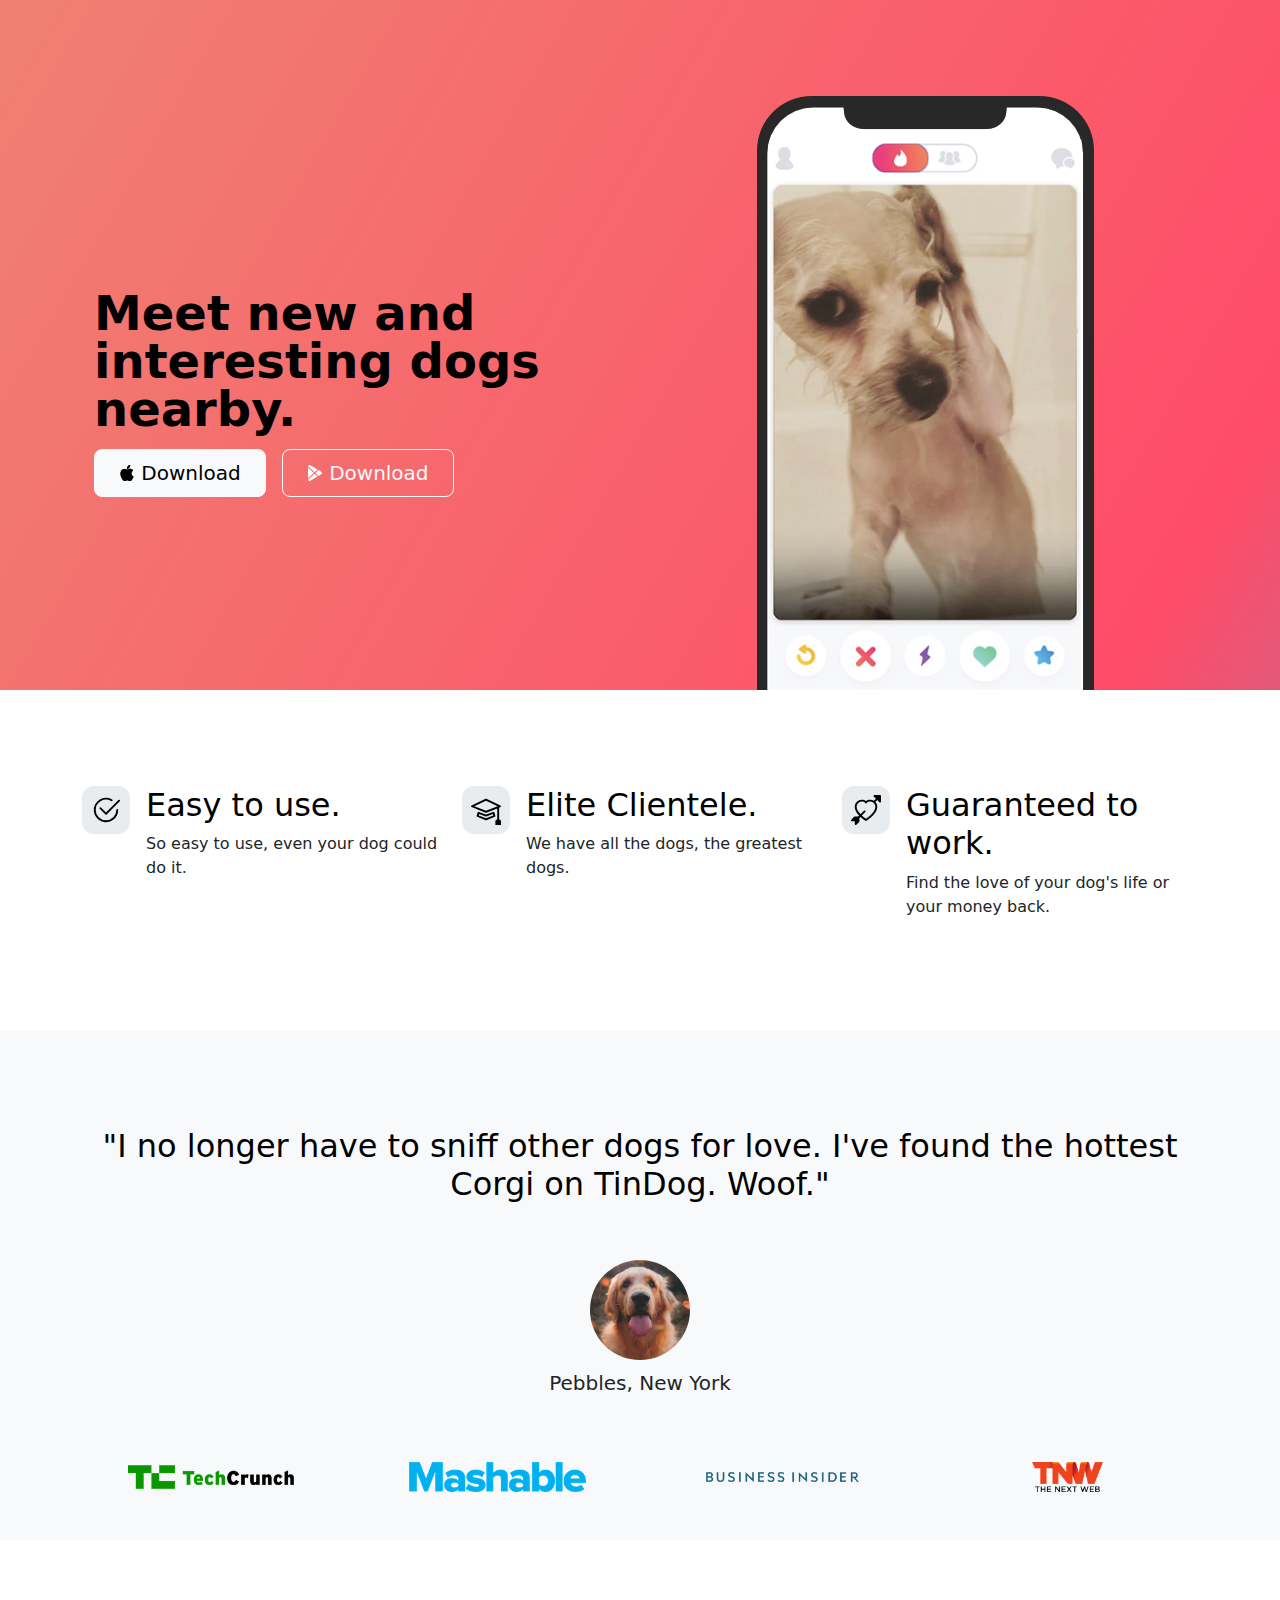
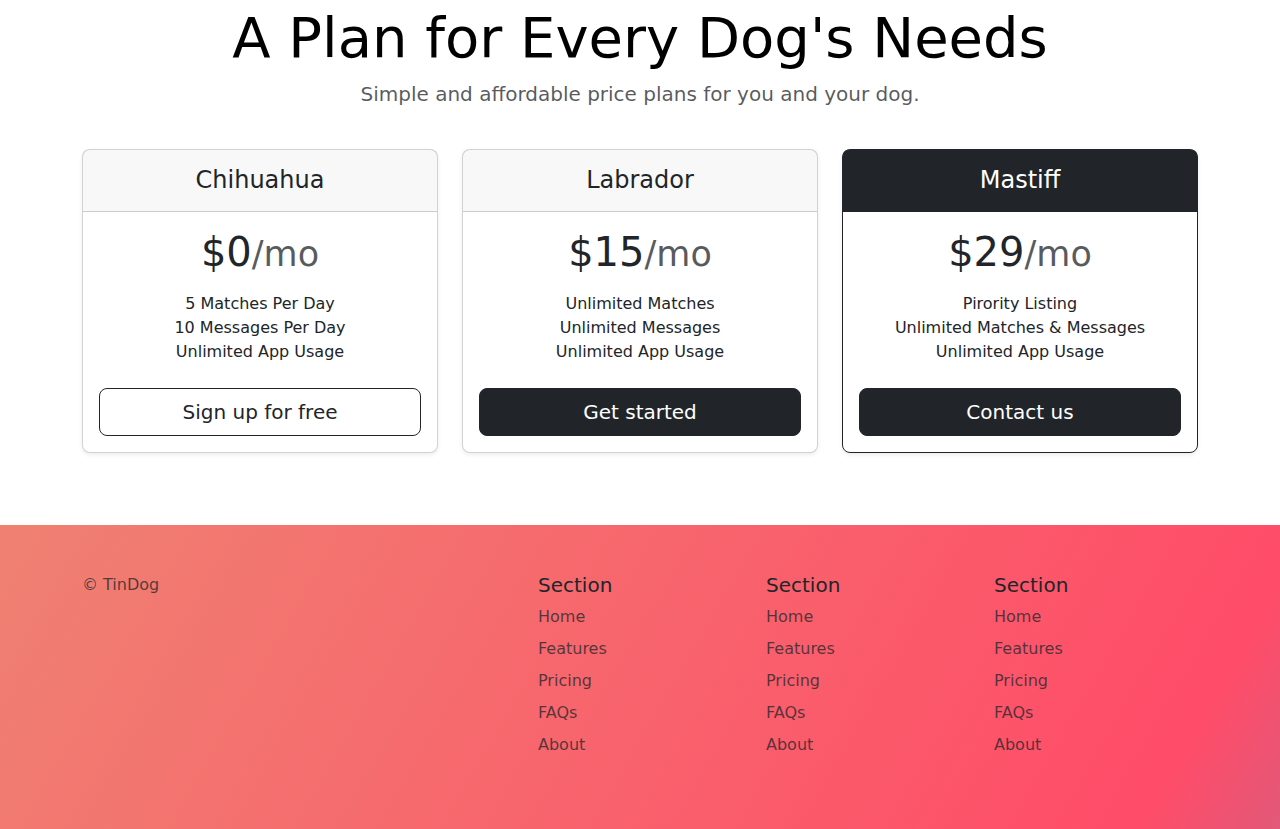
<file: index.html>
<!-- Write down your code -->

<!DOCTYPE html>
<html lang="en">

<head>
    <meta charset="UTF-8">
    <meta name="viewport" content="width=device-width, initial-scale=1.0">
    <title>TinDog Startup Website</title>
    <link href="https://cdn.jsdelivr.net/npm/bootstrap@5.3.3/dist/css/bootstrap.min.css" rel="stylesheet" integrity="sha384-QWTKZyjpPEjISv5WaRU9OFeRpok6YctnYmDr5pNlyT2bRjXh0JMhjY6hW+ALEwIH" crossorigin="anonymous">
    <link href="./style.css" rel="stylesheet">
</head>

<body>

    <!-- Title -->
    
    <section id="title" class="gradient-background">

        <div class="container col-xxl-8 px-4 pt-5">
            <div class="row flex-lg-row-reverse align-items-center g-5 pt-5"">
                <div class="col-10 col-sm-8 col-lg-6">
                    <img src="./assets/images/iphone.png" class="d-block mx-lg-auto img-fluid" alt="App Demo" height="200px" loading="lazy" />
                </div>
                <div class="col-lg-6">
                    <h1 class="display-5 fw-bold text-body-emphasis lh-1 mb-3">Meet new and interesting dogs nearby.</h1>
                    <div class="d-grid gap-2 d-md-flex justify-content-md-start">
                        <button type="button" class="btn btn-light btn-lg px-4 me-md-2">
                            <svg xmlns="http://www.w3.org/2000/svg" width="16" height="16" fill="currentColor" class="bi bi-apple mb-1" viewBox="0 0 16 16">
                                <path d="M11.182.008C11.148-.03 9.923.023 8.857 1.18c-1.066 1.156-.902 2.482-.878 2.516.024.034 1.52.087 2.475-1.258.955-1.345.762-2.391.728-2.43Zm3.314 11.733c-.048-.096-2.325-1.234-2.113-3.422.212-2.189 1.675-2.789 1.698-2.854.023-.065-.597-.79-1.254-1.157a3.692 3.692 0 0 0-1.563-.434c-.108-.003-.483-.095-1.254.116-.508.139-1.653.589-1.968.607-.316.018-1.256-.522-2.267-.665-.647-.125-1.333.131-1.824.328-.49.196-1.422.754-2.074 2.237-.652 1.482-.311 3.83-.067 4.56.244.729.625 1.924 1.273 2.796.576.984 1.34 1.667 1.659 1.899.319.232 1.219.386 1.843.067.502-.308 1.408-.485 1.766-.472.357.013 1.061.154 1.782.539.571.197 1.111.115 1.652-.105.541-.221 1.324-1.059 2.238-2.758.347-.79.505-1.217.473-1.282Z" />
                                <path d="M11.182.008C11.148-.03 9.923.023 8.857 1.18c-1.066 1.156-.902 2.482-.878 2.516.024.034 1.52.087 2.475-1.258.955-1.345.762-2.391.728-2.43Zm3.314 11.733c-.048-.096-2.325-1.234-2.113-3.422.212-2.189 1.675-2.789 1.698-2.854.023-.065-.597-.79-1.254-1.157a3.692 3.692 0 0 0-1.563-.434c-.108-.003-.483-.095-1.254.116-.508.139-1.653.589-1.968.607-.316.018-1.256-.522-2.267-.665-.647-.125-1.333.131-1.824.328-.49.196-1.422.754-2.074 2.237-.652 1.482-.311 3.83-.067 4.56.244.729.625 1.924 1.273 2.796.576.984 1.34 1.667 1.659 1.899.319.232 1.219.386 1.843.067.502-.308 1.408-.485 1.766-.472.357.013 1.061.154 1.782.539.571.197 1.111.115 1.652-.105.541-.221 1.324-1.059 2.238-2.758.347-.79.505-1.217.473-1.282Z" />
                            </svg>
                            Download
                        </button>
                        <button type="button" class="btn btn-outline-light btn-lg px-4">
                            <svg xmlns="http://www.w3.org/2000/svg" width="16" height="16" fill="currentColor" class="bi bi-google-play mb-1" viewBox="0 0 16 16">
                                <path d="M14.222 9.374c1.037-.61 1.037-2.137 0-2.748L11.528 5.04 8.32 8l3.207 2.96 2.694-1.586Zm-3.595 2.116L7.583 8.68 1.03 14.73c.201 1.029 1.36 1.61 2.303 1.055l7.294-4.295ZM1 13.396V2.603L6.846 8 1 13.396ZM1.03 1.27l6.553 6.05 3.044-2.81L3.333.215C2.39-.341 1.231.24 1.03 1.27Z" />
                            </svg>
                            Download
                        </button>
                    </div>
                </div>
            </div>
        </div>

    </section>

    <!-- Features -->

    <section id="features">

        <div class="container mt-5">
            <div class="row g-4 py-5 row-cols-1 row-cols-lg-3">
                <div class="col d-flex align-items-start">
                    <div class="icon-square text-body-emphasis bg-body-secondary d-inline-flex align-items-center justify-content-center fs-4 flex-shrink-0 me-3">
                        <svg xmlns="http://www.w3.org/2000/svg" height="30" fill="currentColor" class="bi bi-check2-circle" viewBox="0 0 16 16">
                            <path d="M2.5 8a5.5 5.5 0 0 1 8.25-4.764.5.5 0 0 0 .5-.866A6.5 6.5 0 1 0 14.5 8a.5.5 0 0 0-1 0 5.5 5.5 0 1 1-11 0z" />
                            <path d="M15.354 3.354a.5.5 0 0 0-.708-.708L8 9.293 5.354 6.646a.5.5 0 1 0-.708.708l3 3a.5.5 0 0 0 .708 0l7-7z" />
                        </svg>
                    </div>
                    <div>
                        <h3 class="fs-2 text-body-emphasis">Easy to use.</h3>
                        <p>So easy to use, even your dog could do it.</p>
                    </div>
                </div>
                <div class="col d-flex align-items-start">
                    <div class="icon-square text-body-emphasis bg-body-secondary d-inline-flex align-items-center justify-content-center fs-4 flex-shrink-0 me-3">
                        <svg xmlns="http://www.w3.org/2000/svg" height="30" fill="currentColor" class="bi bi-mortarboard" viewBox="0 0 16 16">
                            <path d="M8.211 2.047a.5.5 0 0 0-.422 0l-7.5 3.5a.5.5 0 0 0 .025.917l7.5 3a.5.5 0 0 0 .372 0L14 7.14V13a1 1 0 0 0-1 1v2h3v-2a1 1 0 0 0-1-1V6.739l.686-.275a.5.5 0 0 0 .025-.917l-7.5-3.5ZM8 8.46 1.758 5.965 8 3.052l6.242 2.913L8 8.46Z"/>
                            <path d="M4.176 9.032a.5.5 0 0 0-.656.327l-.5 1.7a.5.5 0 0 0 .294.605l4.5 1.8a.5.5 0 0 0 .372 0l4.5-1.8a.5.5 0 0 0 .294-.605l-.5-1.7a.5.5 0 0 0-.656-.327L8 10.466 4.176 9.032Zm-.068 1.873.22-.748 3.496 1.311a.5.5 0 0 0 .352 0l3.496-1.311.22.748L8 12.46l-3.892-1.556Z"/>
                        </svg>
                    </div>
                    <div>
                        <h3 class="fs-2 text-body-emphasis">Elite Clientele.</h3>
                        <p>We have all the dogs, the greatest dogs.</p>
                    </div>
                </div>
                <div class="col d-flex align-items-start">
                    <div class="icon-square text-body-emphasis bg-body-secondary d-inline-flex align-items-center justify-content-center fs-4 flex-shrink-0 me-3">
                        <svg xmlns="http://www.w3.org/2000/svg" height="30" fill="currentColor" class="bi bi-arrow-through-heart" viewBox="0 0 16 16">
                            <path fill-rule="evenodd" d="M2.854 15.854A.5.5 0 0 1 2 15.5V14H.5a.5.5 0 0 1-.354-.854l1.5-1.5A.5.5 0 0 1 2 11.5h1.793l.53-.53c-.771-.802-1.328-1.58-1.704-2.32-.798-1.575-.775-2.996-.213-4.092C3.426 2.565 6.18 1.809 8 3.233c1.25-.98 2.944-.928 4.212-.152L13.292 2 12.147.854A.5.5 0 0 1 12.5 0h3a.5.5 0 0 1 .5.5v3a.5.5 0 0 1-.854.354L14 2.707l-1.006 1.006c.236.248.44.531.6.845.562 1.096.585 2.517-.213 4.092-.793 1.563-2.395 3.288-5.105 5.08L8 13.912l-.276-.182a21.86 21.86 0 0 1-2.685-2.062l-.539.54V14a.5.5 0 0 1-.146.354l-1.5 1.5Zm2.893-4.894A20.419 20.419 0 0 0 8 12.71c2.456-1.666 3.827-3.207 4.489-4.512.679-1.34.607-2.42.215-3.185-.817-1.595-3.087-2.054-4.346-.761L8 4.62l-.358-.368c-1.259-1.293-3.53-.834-4.346.761-.392.766-.464 1.845.215 3.185.323.636.815 1.33 1.519 2.065l1.866-1.867a.5.5 0 1 1 .708.708L5.747 10.96Z" />
                        </svg>
                    </div>
                    <div>
                        <h3 class="fs-2 text-body-emphasis">Guaranteed to work.</h3>
                        <p>Find the love of your dog's life or your money back.</p>
                    </div>
                </div>
            </div>
        </div>

    </section>

    <!-- Testimonial -->

    <section id="testimonial">

        <div class="my-5">
            <div class="p-5 text-center bg-body-tertiary">
                <div class="container py-5">
                    <h2 class="text-body-emphasis">"I no longer have to sniff other dogs for love. I've found the hottest Corgi on TinDog. Woof."</h2>
                    <img class="profile-img mt-5" src="./assets/images/dog.jpg" height="100" alt="Dog Image"/>
                    <p class="col-lg-8 mx-auto lead mt-2">Pebbles, New York</p>
                </div>

                <div class="container">
                    <div class="row">
                        <div class="col-lg-3 col-sm-12">
                            <img src="./assets/images/techcrunch.png" alt="TechCrunch Logo"  height="30px" />
                        </div>
                        <div class="col-lg-3 col-sm-12">
                            <img src="./assets/images/mashable.png" alt="Mashable" height="30px" />
                        </div>
                        <div class="col-lg-3 col-sm-12">
                            <img src="./assets/images/businessinsider.png" alt="Business Insider" height="30px" />
                        </div>
                        <div class="col-lg-3 col-sm-12">
                            <img src="./assets/images/tnw.png" alt="TNW" height="30px" />
                        </div>
                    </div>
                </div>
            </div>
        </div>

    </section>

    <!-- Pricing -->

    <section id="pricing">

        <div class="container">
            <div class="pricing-header p-3 pb-md-4 mx-auto text-center">
                <h2 class="display-4 fw-normal text-body-emphasis">A Plan for Every Dog's Needs</h2>
                <p class="fs-5 text-body-secondary">Simple and affordable price plans for you and your dog.</p>
            </div>
          
            <div class="row row-cols-1 row-cols-md-3 mb-3 text-center">
                <div class="col">
                    <div class="card mb-4 rounded-3 shadow-sm">
                        <div class="card-header py-3">
                            <h4 class="my-0 fw-normal">Chihuahua</h4>
                        </div>
                        <div class="card-body">
                            <h1 class="card-title pricing-card-title">$0<small class="text-body-secondary fw-light">/mo</small></h1>
                            <ul class="list-unstyled mt-3 mb-4">
                                <li>5 Matches Per Day</li>
                                <li>10 Messages Per Day</li>
                                <li>Unlimited App Usage</li>
                            </ul>
                            <button type="button" class="w-100 btn btn-lg btn-outline-dark">Sign up for free</button>
                        </div>
                    </div>
                </div>
                <div class="col">
                    <div class="card mb-4 rounded-3 shadow-sm">
                        <div class="card-header py-3">
                            <h4 class="my-0 fw-normal">Labrador</h4>
                        </div>
                        <div class="card-body">
                            <h1 class="card-title pricing-card-title">$15<small class="text-body-secondary fw-light">/mo</small></h1>
                            <ul class="list-unstyled mt-3 mb-4">
                                <li>Unlimited Matches</li>
                                <li>Unlimited Messages</li>
                                <li>Unlimited App Usage</li>
                            </ul>
                            <button type="button" class="w-100 btn btn-lg btn-dark">Get started</button>
                        </div>
                  </div>
                </div>
                <div class="col">
                  <div class="card mb-4 rounded-3 shadow-sm border-dark">
                        <div class="card-header py-3 text-bg-dark border-dark">
                            <h4 class="my-0 fw-normal">Mastiff</h4>
                        </div>
                        <div class="card-body">
                            <h1 class="card-title pricing-card-title">$29<small class="text-body-secondary fw-light">/mo</small></h1>
                            <ul class="list-unstyled mt-3 mb-4">
                                <li>Pirority Listing</li>
                                <li>Unlimited Matches & Messages</li>
                                <li>Unlimited App Usage</li>
                            </ul>
                            <button type="button" class="w-100 btn btn-lg btn-dark">Contact us</button>
                        </div>
                  </div>
                </div>
            </div>

    </section>

    <!-- Footer -->

    <section id="footer" class="gradient-background">
        
        <div class="container">
            <footer class="row row-cols-1 row-cols-sm-2 row-cols-md-5 py-5 mt-5">
                <div class="col mb-3">
                    <p class="text-body-secondary">© TinDog</p>
                </div>
          
                <div class="col mb-3"></div>
          
                <div class="col mb-3">
                    <h5>Section</h5>
                    <ul class="nav flex-column">
                        <li class="nav-item mb-2"><a href="#" class="nav-link p-0 text-body-secondary">Home</a></li>
                        <li class="nav-item mb-2"><a href="#" class="nav-link p-0 text-body-secondary">Features</a></li>
                        <li class="nav-item mb-2"><a href="#" class="nav-link p-0 text-body-secondary">Pricing</a></li>
                        <li class="nav-item mb-2"><a href="#" class="nav-link p-0 text-body-secondary">FAQs</a></li>
                        <li class="nav-item mb-2"><a href="#" class="nav-link p-0 text-body-secondary">About</a></li>
                    </ul>
                </div>
          
                <div class="col mb-3">
                    <h5>Section</h5>
                    <ul class="nav flex-column">
                        <li class="nav-item mb-2"><a href="#" class="nav-link p-0 text-body-secondary">Home</a></li>
                        <li class="nav-item mb-2"><a href="#" class="nav-link p-0 text-body-secondary">Features</a></li>
                        <li class="nav-item mb-2"><a href="#" class="nav-link p-0 text-body-secondary">Pricing</a></li>
                        <li class="nav-item mb-2"><a href="#" class="nav-link p-0 text-body-secondary">FAQs</a></li>
                        <li class="nav-item mb-2"><a href="#" class="nav-link p-0 text-body-secondary">About</a></li>
                    </ul>
                </div>
          
                <div class="col mb-3">
                    <h5>Section</h5>
                    <ul class="nav flex-column">
                        <li class="nav-item mb-2"><a href="#" class="nav-link p-0 text-body-secondary">Home</a></li>
                        <li class="nav-item mb-2"><a href="#" class="nav-link p-0 text-body-secondary">Features</a></li>
                        <li class="nav-item mb-2"><a href="#" class="nav-link p-0 text-body-secondary">Pricing</a></li>
                        <li class="nav-item mb-2"><a href="#" class="nav-link p-0 text-body-secondary">FAQs</a></li>
                        <li class="nav-item mb-2"><a href="#" class="nav-link p-0 text-body-secondary">About</a></li>
                    </ul>
                </div>
            </footer>
        </div>

    </section>

</body>

</html>
</file>
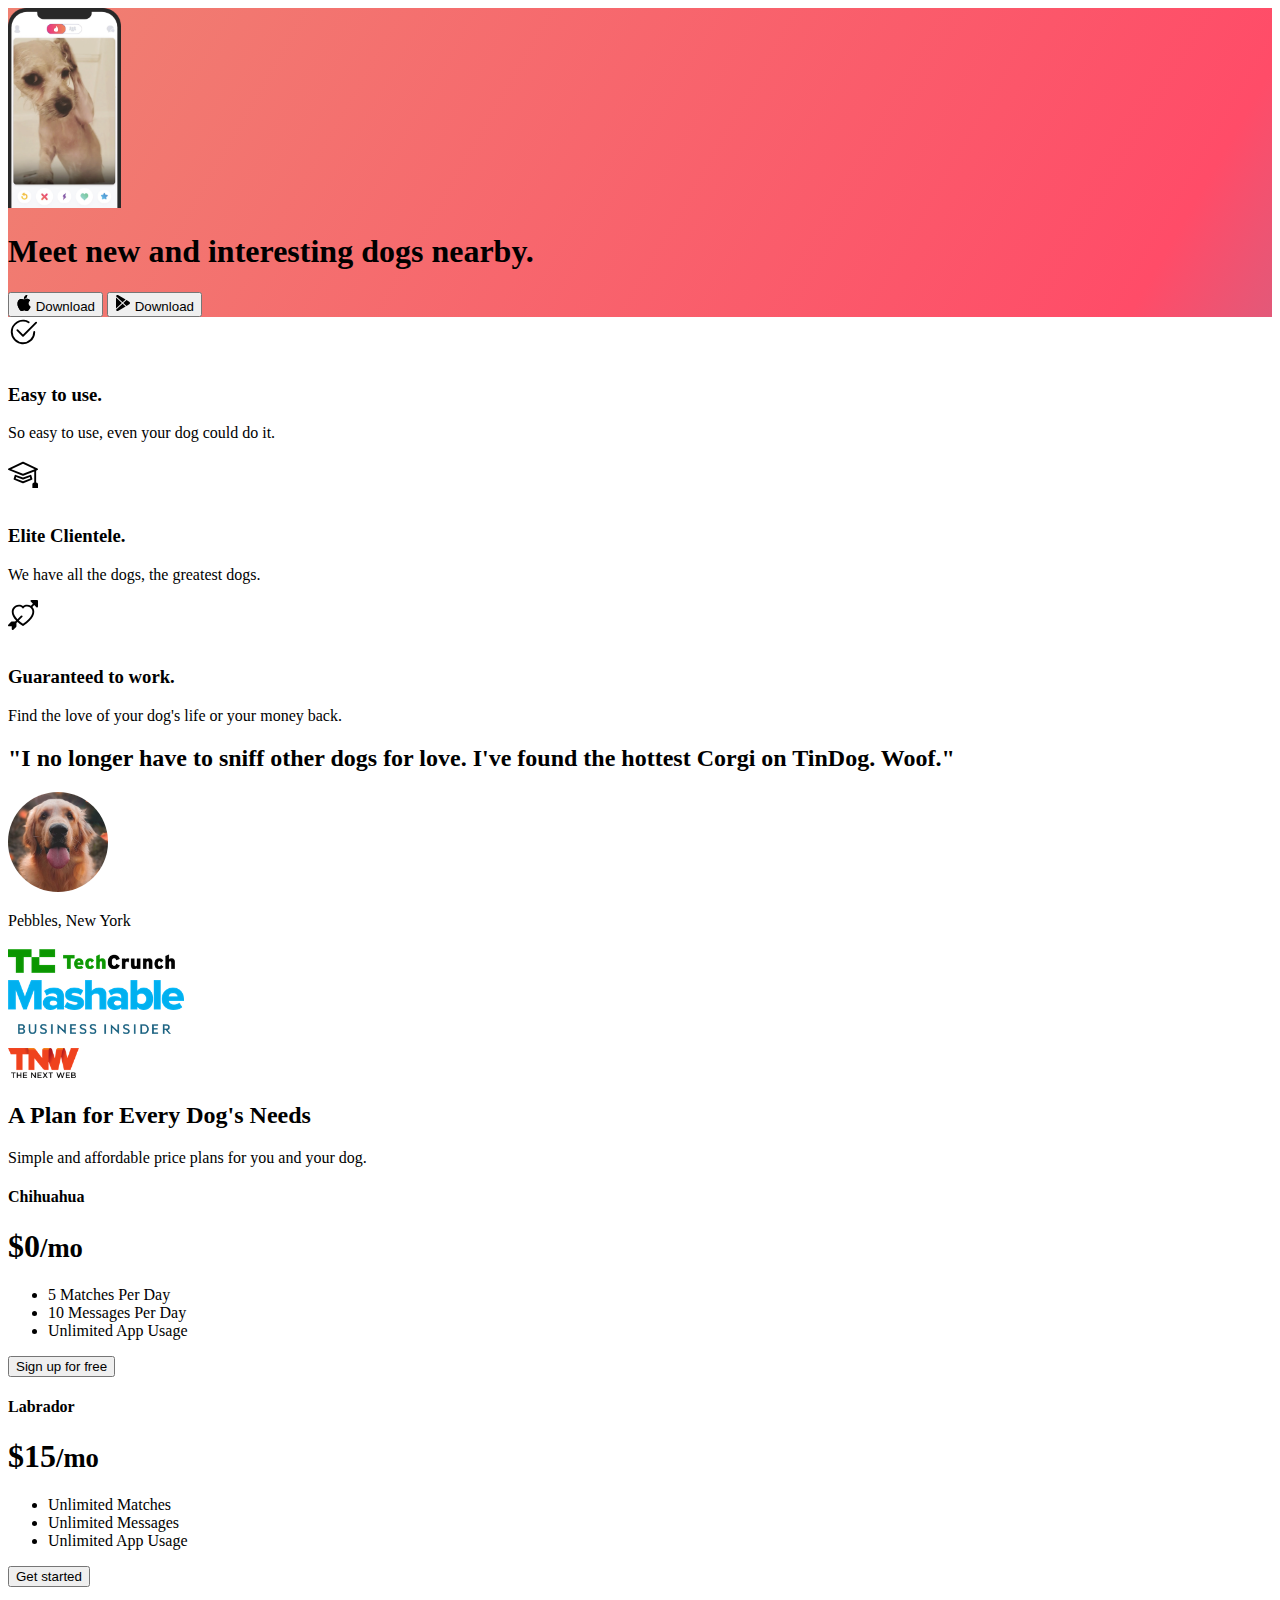
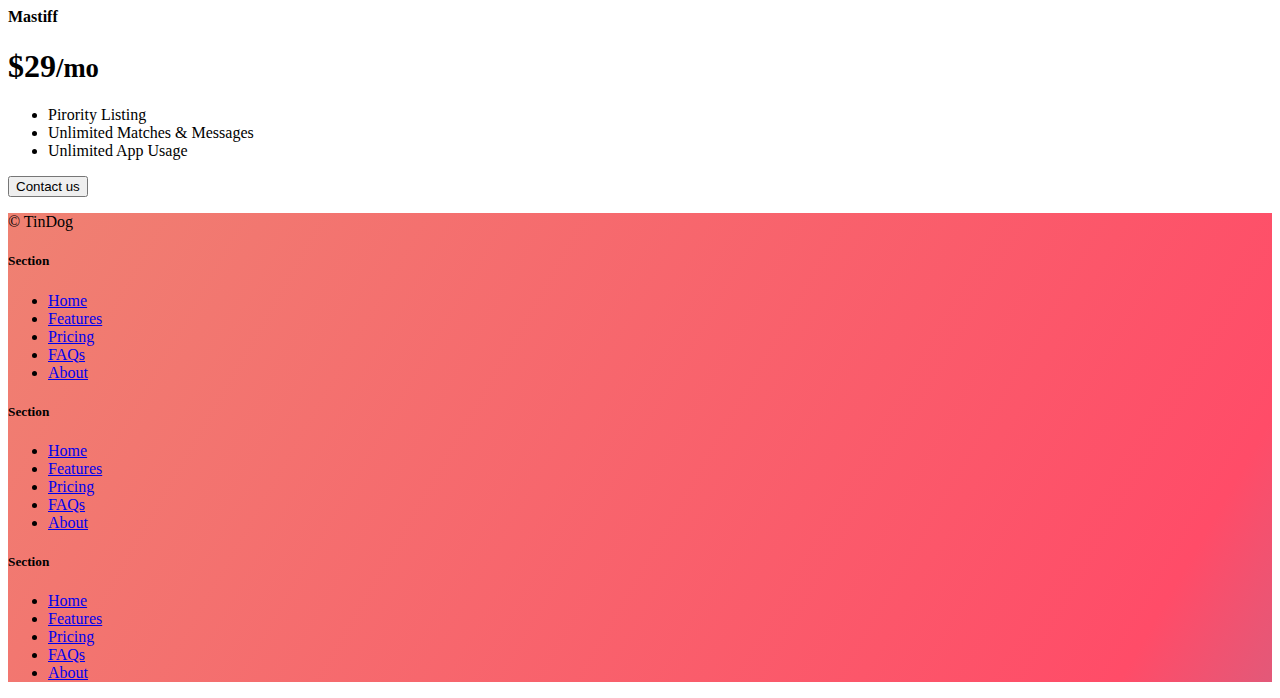
<file: solution/solution.html>
<!-- Scroll down for the solution -->


































































































<!DOCTYPE html>
<html lang="en">

<head>
    <meta charset="UTF-8">
    <meta name="viewport" content="width=device-width, initial-scale=1.0">
    <title>TinDog</title>
    <link href="https://cdn.jsdelivr.net/npm/bootstrap@5.3.0-alpha3/dist/css/bootstrap.min.css" rel="stylesheet" integrity="sha384-KK94CHFLLe+nY2dmCWGMq91rCGa5gtU4mk92HdvYe+M/SXH301p5ILy+dN9+nJOZ" crossorigin="anonymous">
    <link rel="stylesheet" href="./style.css">
</head>

<body>

    <!-- Title -->
    
    <section id="title" class="gradient-background">

        <div class="container col-xxl-8 px-4 pt-5">
            <div class="row flex-lg-row-reverse align-items-center g-5 pt-5"">
                <div class="col-10 col-sm-8 col-lg-6">
                    <img src="./assets/images/iphone.png" class="d-block mx-lg-auto img-fluid" alt="App Demo" height="200px" loading="lazy" />
                </div>
                <div class="col-lg-6">
                    <h1 class="display-5 fw-bold text-body-emphasis lh-1 mb-3">Meet new and interesting dogs nearby.</h1>
                    <div class="d-grid gap-2 d-md-flex justify-content-md-start">
                        <button type="button" class="btn btn-light btn-lg px-4 me-md-2">
                            <svg xmlns="http://www.w3.org/2000/svg" width="16" height="16" fill="currentColor" class="bi bi-apple mb-1" viewBox="0 0 16 16">
                                <path d="M11.182.008C11.148-.03 9.923.023 8.857 1.18c-1.066 1.156-.902 2.482-.878 2.516.024.034 1.52.087 2.475-1.258.955-1.345.762-2.391.728-2.43Zm3.314 11.733c-.048-.096-2.325-1.234-2.113-3.422.212-2.189 1.675-2.789 1.698-2.854.023-.065-.597-.79-1.254-1.157a3.692 3.692 0 0 0-1.563-.434c-.108-.003-.483-.095-1.254.116-.508.139-1.653.589-1.968.607-.316.018-1.256-.522-2.267-.665-.647-.125-1.333.131-1.824.328-.49.196-1.422.754-2.074 2.237-.652 1.482-.311 3.83-.067 4.56.244.729.625 1.924 1.273 2.796.576.984 1.34 1.667 1.659 1.899.319.232 1.219.386 1.843.067.502-.308 1.408-.485 1.766-.472.357.013 1.061.154 1.782.539.571.197 1.111.115 1.652-.105.541-.221 1.324-1.059 2.238-2.758.347-.79.505-1.217.473-1.282Z" />
                                <path d="M11.182.008C11.148-.03 9.923.023 8.857 1.18c-1.066 1.156-.902 2.482-.878 2.516.024.034 1.52.087 2.475-1.258.955-1.345.762-2.391.728-2.43Zm3.314 11.733c-.048-.096-2.325-1.234-2.113-3.422.212-2.189 1.675-2.789 1.698-2.854.023-.065-.597-.79-1.254-1.157a3.692 3.692 0 0 0-1.563-.434c-.108-.003-.483-.095-1.254.116-.508.139-1.653.589-1.968.607-.316.018-1.256-.522-2.267-.665-.647-.125-1.333.131-1.824.328-.49.196-1.422.754-2.074 2.237-.652 1.482-.311 3.83-.067 4.56.244.729.625 1.924 1.273 2.796.576.984 1.34 1.667 1.659 1.899.319.232 1.219.386 1.843.067.502-.308 1.408-.485 1.766-.472.357.013 1.061.154 1.782.539.571.197 1.111.115 1.652-.105.541-.221 1.324-1.059 2.238-2.758.347-.79.505-1.217.473-1.282Z" />
                            </svg>
                            Download
                        </button>
                        <button type="button" class="btn btn-outline-light btn-lg px-4">
                            <svg xmlns="http://www.w3.org/2000/svg" width="16" height="16" fill="currentColor" class="bi bi-google-play mb-1" viewBox="0 0 16 16">
                                <path d="M14.222 9.374c1.037-.61 1.037-2.137 0-2.748L11.528 5.04 8.32 8l3.207 2.96 2.694-1.586Zm-3.595 2.116L7.583 8.68 1.03 14.73c.201 1.029 1.36 1.61 2.303 1.055l7.294-4.295ZM1 13.396V2.603L6.846 8 1 13.396ZM1.03 1.27l6.553 6.05 3.044-2.81L3.333.215C2.39-.341 1.231.24 1.03 1.27Z" />
                            </svg>
                            Download
                        </button>
                    </div>
                </div>
            </div>
        </div>

    </section>

    <!-- Features -->

    <section id="features">

        <div class="container mt-5">
            <div class="row g-4 py-5 row-cols-1 row-cols-lg-3">
                <div class="col d-flex align-items-start">
                    <div class="icon-square text-body-emphasis bg-body-secondary d-inline-flex align-items-center justify-content-center fs-4 flex-shrink-0 me-3">
                        <svg xmlns="http://www.w3.org/2000/svg" height="30" fill="currentColor" class="bi bi-check2-circle" viewBox="0 0 16 16">
                            <path d="M2.5 8a5.5 5.5 0 0 1 8.25-4.764.5.5 0 0 0 .5-.866A6.5 6.5 0 1 0 14.5 8a.5.5 0 0 0-1 0 5.5 5.5 0 1 1-11 0z" />
                            <path d="M15.354 3.354a.5.5 0 0 0-.708-.708L8 9.293 5.354 6.646a.5.5 0 1 0-.708.708l3 3a.5.5 0 0 0 .708 0l7-7z" />
                        </svg>
                    </div>
                    <div>
                        <h3 class="fs-2 text-body-emphasis">Easy to use.</h3>
                        <p>So easy to use, even your dog could do it.</p>
                    </div>
                </div>
                <div class="col d-flex align-items-start">
                    <div class="icon-square text-body-emphasis bg-body-secondary d-inline-flex align-items-center justify-content-center fs-4 flex-shrink-0 me-3">
                        <svg xmlns="http://www.w3.org/2000/svg" height="30" fill="currentColor" class="bi bi-mortarboard" viewBox="0 0 16 16">
                            <path d="M8.211 2.047a.5.5 0 0 0-.422 0l-7.5 3.5a.5.5 0 0 0 .025.917l7.5 3a.5.5 0 0 0 .372 0L14 7.14V13a1 1 0 0 0-1 1v2h3v-2a1 1 0 0 0-1-1V6.739l.686-.275a.5.5 0 0 0 .025-.917l-7.5-3.5ZM8 8.46 1.758 5.965 8 3.052l6.242 2.913L8 8.46Z"/>
                            <path d="M4.176 9.032a.5.5 0 0 0-.656.327l-.5 1.7a.5.5 0 0 0 .294.605l4.5 1.8a.5.5 0 0 0 .372 0l4.5-1.8a.5.5 0 0 0 .294-.605l-.5-1.7a.5.5 0 0 0-.656-.327L8 10.466 4.176 9.032Zm-.068 1.873.22-.748 3.496 1.311a.5.5 0 0 0 .352 0l3.496-1.311.22.748L8 12.46l-3.892-1.556Z"/>
                        </svg>
                    </div>
                    <div>
                        <h3 class="fs-2 text-body-emphasis">Elite Clientele.</h3>
                        <p>We have all the dogs, the greatest dogs.</p>
                    </div>
                </div>
                <div class="col d-flex align-items-start">
                    <div class="icon-square text-body-emphasis bg-body-secondary d-inline-flex align-items-center justify-content-center fs-4 flex-shrink-0 me-3">
                        <svg xmlns="http://www.w3.org/2000/svg" height="30" fill="currentColor" class="bi bi-arrow-through-heart" viewBox="0 0 16 16">
                            <path fill-rule="evenodd" d="M2.854 15.854A.5.5 0 0 1 2 15.5V14H.5a.5.5 0 0 1-.354-.854l1.5-1.5A.5.5 0 0 1 2 11.5h1.793l.53-.53c-.771-.802-1.328-1.58-1.704-2.32-.798-1.575-.775-2.996-.213-4.092C3.426 2.565 6.18 1.809 8 3.233c1.25-.98 2.944-.928 4.212-.152L13.292 2 12.147.854A.5.5 0 0 1 12.5 0h3a.5.5 0 0 1 .5.5v3a.5.5 0 0 1-.854.354L14 2.707l-1.006 1.006c.236.248.44.531.6.845.562 1.096.585 2.517-.213 4.092-.793 1.563-2.395 3.288-5.105 5.08L8 13.912l-.276-.182a21.86 21.86 0 0 1-2.685-2.062l-.539.54V14a.5.5 0 0 1-.146.354l-1.5 1.5Zm2.893-4.894A20.419 20.419 0 0 0 8 12.71c2.456-1.666 3.827-3.207 4.489-4.512.679-1.34.607-2.42.215-3.185-.817-1.595-3.087-2.054-4.346-.761L8 4.62l-.358-.368c-1.259-1.293-3.53-.834-4.346.761-.392.766-.464 1.845.215 3.185.323.636.815 1.33 1.519 2.065l1.866-1.867a.5.5 0 1 1 .708.708L5.747 10.96Z" />
                        </svg>
                    </div>
                    <div>
                        <h3 class="fs-2 text-body-emphasis">Guaranteed to work.</h3>
                        <p>Find the love of your dog's life or your money back.</p>
                    </div>
                </div>
            </div>
        </div>

    </section>

    <!-- Testimonial -->

    <section id="testimonial">

        <div class="my-5">
            <div class="p-5 text-center bg-body-tertiary">
                <div class="container py-5">
                    <h2 class="text-body-emphasis">"I no longer have to sniff other dogs for love. I've found the hottest Corgi on TinDog. Woof."</h2>
                    <img class="profile-img mt-5" src="./assets/images/dog.jpg" height="100" alt="Dog Image"/>
                    <p class="col-lg-8 mx-auto lead mt-2">Pebbles, New York</p>
                </div>

                <div class="container">
                    <div class="row">
                        <div class="col-lg-3 col-sm-12">
                            <img src="./assets/images/techcrunch.png" alt="TechCrunch Logo"  height="30px" />
                        </div>
                        <div class="col-lg-3 col-sm-12">
                            <img src="./assets/images/mashable.png" alt="Mashable" height="30px" />
                        </div>
                        <div class="col-lg-3 col-sm-12">
                            <img src="./assets/images/businessinsider.png" alt="Business Insider" height="30px" />
                        </div>
                        <div class="col-lg-3 col-sm-12">
                            <img src="./assets/images/tnw.png" alt="TNW" height="30px" />
                        </div>
                    </div>
                </div>
            </div>
        </div>

    </section>

    <!-- Pricing -->

    <section id="pricing">

        <div class="container">
            <div class="pricing-header p-3 pb-md-4 mx-auto text-center">
                <h2 class="display-4 fw-normal text-body-emphasis">A Plan for Every Dog's Needs</h2>
                <p class="fs-5 text-body-secondary">Simple and affordable price plans for you and your dog.</p>
            </div>
          
            <div class="row row-cols-1 row-cols-md-3 mb-3 text-center">
                <div class="col">
                    <div class="card mb-4 rounded-3 shadow-sm">
                        <div class="card-header py-3">
                            <h4 class="my-0 fw-normal">Chihuahua</h4>
                        </div>
                        <div class="card-body">
                            <h1 class="card-title pricing-card-title">$0<small class="text-body-secondary fw-light">/mo</small></h1>
                            <ul class="list-unstyled mt-3 mb-4">
                                <li>5 Matches Per Day</li>
                                <li>10 Messages Per Day</li>
                                <li>Unlimited App Usage</li>
                            </ul>
                            <button type="button" class="w-100 btn btn-lg btn-outline-dark">Sign up for free</button>
                        </div>
                    </div>
                </div>
                <div class="col">
                    <div class="card mb-4 rounded-3 shadow-sm">
                        <div class="card-header py-3">
                            <h4 class="my-0 fw-normal">Labrador</h4>
                        </div>
                        <div class="card-body">
                            <h1 class="card-title pricing-card-title">$15<small class="text-body-secondary fw-light">/mo</small></h1>
                            <ul class="list-unstyled mt-3 mb-4">
                                <li>Unlimited Matches</li>
                                <li>Unlimited Messages</li>
                                <li>Unlimited App Usage</li>
                            </ul>
                            <button type="button" class="w-100 btn btn-lg btn-dark">Get started</button>
                        </div>
                  </div>
                </div>
                <div class="col">
                  <div class="card mb-4 rounded-3 shadow-sm border-dark">
                        <div class="card-header py-3 text-bg-dark border-dark">
                            <h4 class="my-0 fw-normal">Mastiff</h4>
                        </div>
                        <div class="card-body">
                            <h1 class="card-title pricing-card-title">$29<small class="text-body-secondary fw-light">/mo</small></h1>
                            <ul class="list-unstyled mt-3 mb-4">
                                <li>Pirority Listing</li>
                                <li>Unlimited Matches & Messages</li>
                                <li>Unlimited App Usage</li>
                            </ul>
                            <button type="button" class="w-100 btn btn-lg btn-dark">Contact us</button>
                        </div>
                  </div>
                </div>
            </div>

    </section>

    <!-- Footer -->

    <section id="footer" class="gradient-background">
        
        <div class="container">
            <footer class="row row-cols-1 row-cols-sm-2 row-cols-md-5 py-5 mt-5">
                <div class="col mb-3">
                    <p class="text-body-secondary">© TinDog</p>
                </div>
          
                <div class="col mb-3"></div>
          
                <div class="col mb-3">
                    <h5>Section</h5>
                    <ul class="nav flex-column">
                        <li class="nav-item mb-2"><a href="#" class="nav-link p-0 text-body-secondary">Home</a></li>
                        <li class="nav-item mb-2"><a href="#" class="nav-link p-0 text-body-secondary">Features</a></li>
                        <li class="nav-item mb-2"><a href="#" class="nav-link p-0 text-body-secondary">Pricing</a></li>
                        <li class="nav-item mb-2"><a href="#" class="nav-link p-0 text-body-secondary">FAQs</a></li>
                        <li class="nav-item mb-2"><a href="#" class="nav-link p-0 text-body-secondary">About</a></li>
                    </ul>
                </div>
          
                <div class="col mb-3">
                    <h5>Section</h5>
                    <ul class="nav flex-column">
                        <li class="nav-item mb-2"><a href="#" class="nav-link p-0 text-body-secondary">Home</a></li>
                        <li class="nav-item mb-2"><a href="#" class="nav-link p-0 text-body-secondary">Features</a></li>
                        <li class="nav-item mb-2"><a href="#" class="nav-link p-0 text-body-secondary">Pricing</a></li>
                        <li class="nav-item mb-2"><a href="#" class="nav-link p-0 text-body-secondary">FAQs</a></li>
                        <li class="nav-item mb-2"><a href="#" class="nav-link p-0 text-body-secondary">About</a></li>
                    </ul>
                </div>
          
                <div class="col mb-3">
                    <h5>Section</h5>
                    <ul class="nav flex-column">
                        <li class="nav-item mb-2"><a href="#" class="nav-link p-0 text-body-secondary">Home</a></li>
                        <li class="nav-item mb-2"><a href="#" class="nav-link p-0 text-body-secondary">Features</a></li>
                        <li class="nav-item mb-2"><a href="#" class="nav-link p-0 text-body-secondary">Pricing</a></li>
                        <li class="nav-item mb-2"><a href="#" class="nav-link p-0 text-body-secondary">FAQs</a></li>
                        <li class="nav-item mb-2"><a href="#" class="nav-link p-0 text-body-secondary">About</a></li>
                    </ul>
                </div>
            </footer>
        </div>

    </section>

</body>

</html>
</file>
<file: style.css>
/* Write down your code */

.gradient-background {
    background: linear-gradient(300deg, #00bfff, #ff4c68, #ef8172);
    background-size: 180% 180%;
    animation: gradient-animation 18s ease infinite;
}

@keyframes gradient-animation {
    0% {
        background-position: 0% 50%;
    }
    50% {
        background-position: 100% 50%;
    }
    100% {
        background-position: 0% 50%;
    }
}

.icon-square {
    width: 3rem;
    height: 3rem;
    border-radius: 0.75rem;
}
  
.profile-img {
    border-radius: 50%;
    height: 100px;
}
</file>
<file: solution/style.css>
/* Scroll down for the solution */


































































































.gradient-background {
    background: linear-gradient(300deg, #00bfff, #ff4c68, #ef8172);
    background-size: 180% 180%;
    animation: gradient-animation 18s ease infinite;
}

@keyframes gradient-animation {
    0% {
        background-position: 0% 50%;
    }
    50% {
        background-position: 100% 50%;
    }
    100% {
        background-position: 0% 50%;
    }
}

.icon-square {
    width: 3rem;
    height: 3rem;
    border-radius: 0.75rem;
}
  
.profile-img {
    border-radius: 50%;
    height: 100px;
}
</file>
